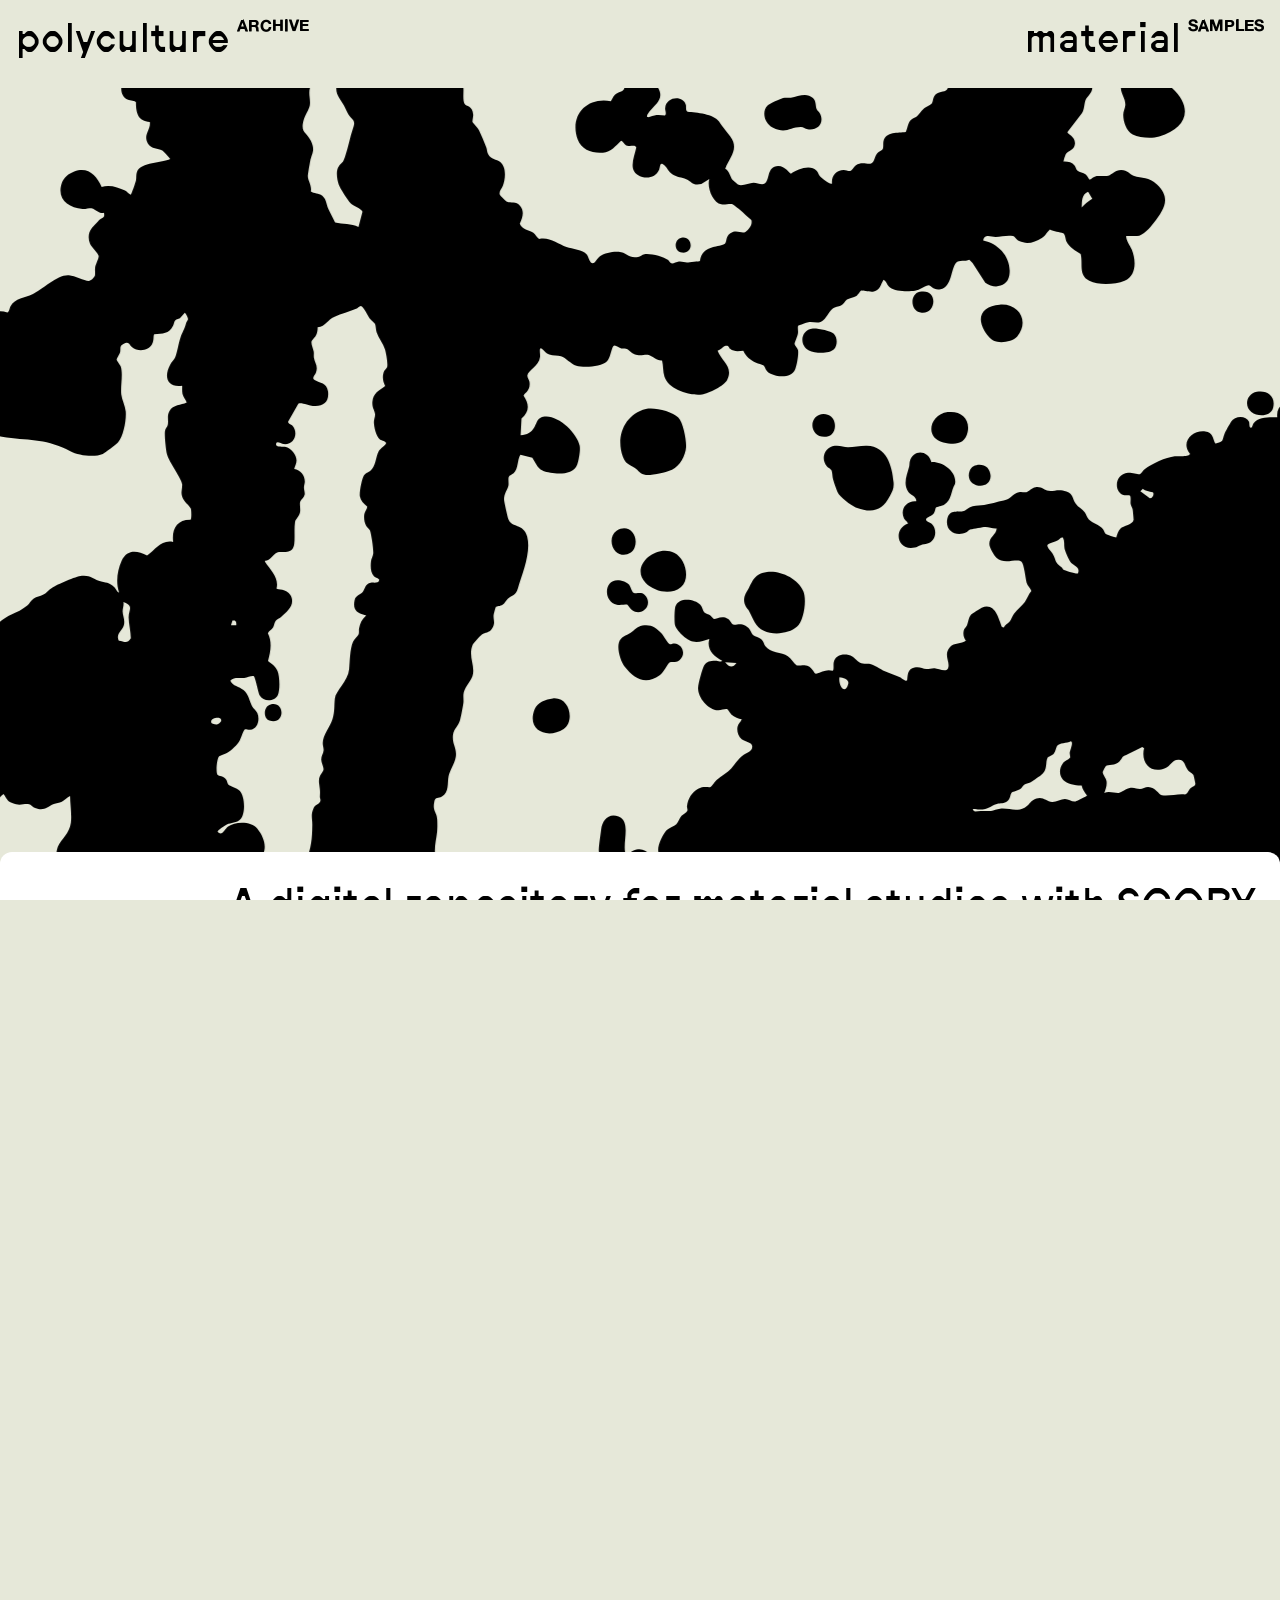
<file: index.html>
<!DOCTYPE html>
<html lang="en">
<head>
  <meta charset="UTF-8" />
  <meta name="viewport" content="width=device-width, initial-scale=1.0" />
  <title>SCOBY Archive — Home</title>
  <link rel="preload" href="fonts/NeurealTrial-Regular.woff" as="font" type="font/woff" crossorigin>
  <link rel="preload" href="fonts/NeurealTrial-Mono.woff" as="font" type="font/woff" crossorigin>
  <link rel="preload" href="fonts/AlteHaasGroteskRegular.woff" as="font" type="font/woff" crossorigin>
  <link rel="preload" href="fonts/AlteHaasGroteskBold.woff" as="font" type="font/woff" crossorigin>
  <link rel="stylesheet" href="style.css" />
</head>
<body class="page-home">
  <!-- Navigation bar -->
  <header class="site-header">
  <nav class="nav-split">
    <a class="nav-pair" href="index.html">
      <span class="big">polyculture</span>
      <span class="label">ARCHIVE</span>
    </a>
    <a class="nav-pair" href="archive.html">
      <span class="big">material</span>
      <span class="label">SAMPLES</span>
    </a>
  </nav>
</header>


  <!-- Hero section -->
 <!-- Full-screen hero (SVG image fills the rest of the viewport under the sticky nav) -->
<section class="hero-full" aria-label="Hero artwork">
  <!-- Put your SVG at img/hero.svg (you can swap to a different path/name) -->
  <img src="img/hero.svg" alt="SCOBY hero artwork" class="hero-img" />
</section>

<!-- Measure the sticky nav and set --nav-h so the hero exactly fills the remainder -->
<script>
  (function () {
    const header = document.querySelector('.site-header');
    const setNavH = () =>
      document.documentElement.style.setProperty('--nav-h', (header?.offsetHeight || 0) + 'px');
    window.addEventListener('load', setNavH, { once: true });
    window.addEventListener('resize', setNavH);
    if (window.ResizeObserver && header) new ResizeObserver(setNavH).observe(header);
  })();
</script>


  <!-- Body section --><!-- Body section (white background), sits ABOVE hero as you scroll -->
<section class="home-body" aria-labelledby="home-body-lede">
  <div class="home-body-inner">
    <!-- Heading paragraph (~48px) with 16.6666% left indent -->
    <p id="home-body-lede" class="home-lede">
      A digital repository for material studies with SCOBY and other biomaterials, preserving a continuous record of experimental practices in bio-based design.
    </p>

    <!-- Body copy (~20px) -->
    <p class="home-copy">
      This collection brings together experimental projects in which students investigated the potential of bacterial cellulose as both a material for design and a subject of research. 
      It serves as a record of creative inquiry, technical discovery, and collaborative learning within the broader field of bio-based design. Under the guidance of Riina Õun and 
      Peter Holtzinger, students were introduced to the fundamentals of cultivating SCOBY (Symbiotic Culture of Bacteria and Yeast) and encouraged to develop hands-on methods for material growth.
    </p>

  <p id="home-body-lede" class="home-lede">
SCOBY, a living symbiotic culture, produces bacterial cellulose as a by-product of fermentation. This cellulose, when harvested and dried, becomes a novel material for experimentation and design.
    </p>

     <!-- Body copy (~20px) -->
    <p class="home-copy">
      The work represented here spans a diverse range of approaches. Students experimented with techniques for cultivating, processing, and manipulating bacterial cellulose, testing its behavior under different conditions and pushing its potential as a material for textiles, accessories, and conceptual design applications. Each experiment reflects both scientific observation and artistic intuition, showing how design education can bridge disciplines in unexpected and meaningful ways.
 </p>

 <p class="home-copy">
      Central to this archive is the documentation of process, material outcomes, and photographic records. Each entry captures the iterative nature of working with SCOBY: the growth cycles, material transformations, and the ways in which environmental variables shape the final result. By making these processes visible, the archive not only highlights individual outcomes but also emphasizes experimentation as an ongoing and open-ended practice.
 </p>
    </div>
</section>


  <!-- Footer -->
<footer class="site-footer">
  <div class="footer-inner">
    <!-- Left column: logo -->
    <div class="footer-col footer-col-logo">
      <img src="img/logo2.svg" alt="Polyculture Logo" class="footer-logo" />
    </div>

    <!-- Right column: text + button -->
    <div class="footer-col footer-col-text">
      <h2 class="footer-heading">A growing archive for biodesign</h2>
      <p class="footer-subheading">
        Polyculture Archive is a project that came about from the course
        Biodesign with SCOBY at the Fashion and Technology department of
        Kunstuniversität Linz.
      </p>
      <a href="#" class="footer-button">Submit a sample</a>
    </div>
  </div>

  <div class="footer-bottom">
  <span class="footer-meta">2025 © Polyculture Archive</span>
  <span class="footer-credit">Design and Development by Julia Schäffler</span>
  <img src="img/kunstuni.png" alt="Kunstuni Logo" class="footer-bottom-logo" />
</div>

</footer>
</body>
</html>
</file>
<file: style.css>
/* ====== FONTS ====== */
@font-face {
  font-family: "Alte Haas Grotesk";
  src: url("fonts/AlteHaasGroteskRegular.woff") format("woff");
  font-weight: 400;
  font-style: normal;
  font-display: swap;
}
@font-face {
  font-family: "Alte Haas Grotesk";
  src: url("fonts/AlteHaasGroteskBold.woff") format("woff");
  font-weight: 700;
  font-style: normal;
  font-display: swap;
}
@font-face {
  font-family: "Neureal Trial";
  src: url("fonts/NeurealTrial-Regular.woff") format("woff");
  font-weight: 400;
  font-style: normal;
  font-display: swap;
}
@font-face {
  font-family: "Neureal Trial Mono";
  src: url("fonts/NeurealTrial-Mono.woff") format("woff");
  font-weight: 400;
  font-style: normal;
  font-display: swap;
}

/* ====== VARIABLES ====== */
:root {
  /* Fonts */
  --font-body: "Alte Haas Grotesk", system-ui, -apple-system, "Segoe UI", Roboto, Arial, sans-serif;
  --font-head: "Neureal Trial", system-ui, -apple-system, "Segoe UI", Roboto, Arial, sans-serif;
  --font-head-mono: "Neureal Trial Mono", ui-monospace, SFMono-Regular, Menlo, Monaco, "Liberation Mono", monospace;

  /* Theme */
  --bg: #E6E8D9;
  --ink: #000000;
  --ink-muted: #333333;
  --ink-invert: #fefbec;
  --accent: #000000;
  --panel: #ffffff;
  --panel-border: #cccccc;
  --intro-bg: #352802;

  /* Layout */
  --radius-sm: 6px;
  --radius-md: 12px;
  --radius-lg: 32px;
  --gap-sm: 0.5rem;
  --gap-md: 1rem;
  --gap-lg: 2rem;

  /* Sticky header height (set by script on home) */
  --nav-h: 0px;

  /* Home lede indent */
  --lede-indent: 16.6666vw;

  /* …existing vars… */
  --nav-h: 0px;         /* set by script */
  --nav-top: 0px;       /* set by script */
  --nav-total: 0px;     /* set by script: offsetTop + offsetHeight */
  --hero-gap: 2rem;     /* exact space between header bottom and hero */


  --hero-gap: 2rem;     /* desired space below header */
  --hero-extra-gap: 1rem; /* ADD this for extra breathing room */

}

@media (max-width: 768px) {
  :root { --lede-indent: 8vw; }
}

/* ====== BASE ====== */
*,
*::before,
*::after { box-sizing: border-box; }

html, body { height: 100%; overflow-x: hidden; }

body {
  font-family: var(--font-body);
  background: var(--bg);
  color: var(--ink);
  margin: 0;
}

.hidden { display: none !important; }

h1, h2, h3 { font-family: var(--font-head); font-weight: 400; }

/* ====== STICKY SPLIT NAV ====== */
.site-header {
  position: sticky;
  top: 10px;
  z-index: 1000;
  background: transparent;
  margin: 0;
  padding: .5rem 1rem;
}

.nav-split {
  display: flex;
  justify-content: space-between;
  align-items: flex-start;
  gap: 1rem;
  width: 100%;
  max-width: 100%;
}

/* Each link = big word + small label on the RIGHT */
.nav-pair {
  display: inline-flex;
  align-items: flex-start;
  gap: 0.4rem;
  text-decoration: none;
  color: var(--ink);
  line-height: 1;
  font-weight: 700;
  white-space: nowrap;
  font-size: clamp(10px, 3.8vw, 40px);
  max-width: 50vw;
  overflow: hidden;
}
.nav-pair .big {
  font-family: var(--font-head);
  font-weight: 400;
  letter-spacing: 0.02em;
}
.nav-pair .label {
  font-family: var(--font-body);
  font-weight: 700;
  font-size: 0.4em;
  line-height: 1;
  text-transform: uppercase;
  transform: translateY(-0.04em);
}
.nav-pair:hover { opacity: 0.3; }

@media (max-width: 480px) {
  .site-header { padding: .4rem .75rem; }
  .nav-pair { font-size: clamp(18px, 6.5vw, 34px); gap: 0.35rem; }
}

/* ====== INTRO (shared) ====== */
.intro {
  display: flex;
  flex-wrap: wrap;
  justify-content: space-between;
  padding: 1.5rem 2rem;
  background-color: var(--intro-bg);
  color: var(--ink-invert);
  gap: var(--gap-lg);
  margin: 1rem;
  border-radius: var(--radius-md);
}
.intro-heading, .intro-description {
  flex: 1 1 45%;
  min-width: 280px;
}
.intro-heading h2 { margin: 0; }
.intro-description p { margin: 0; line-height: 1.6; }

/* ====== HOME PAGE ====== */
/* Full-screen hero under sticky header */
/* HOME: Fixed hero that never moves */
/* Make the hero reserve exactly the visible viewport below the sticky nav */
.page-home .hero-full {
  min-height: calc(100vh - var(--nav-h) - var(--hero-gap));
  margin: 0;
  border: 0;
  padding: 1rem;
  position: relative;
  z-index: -1;
  overflow: visible;
}

/* Fixed hero layer that stops at the bottom of the viewport */
.page-home .hero-full::before {
  content: "";
  position: fixed;
  left: 0;
  top: calc(var(--nav-h) + var(--hero-gap));           /* uses --nav-h (set by your script) */
  width: 100vw;
  height: calc(100vh - var(--nav-h) - var(--hero-gap));/* capped to viewport */
  background: url("img/hero.svg") center / cover no-repeat;
  border-radius: var(--radius-md);
  pointer-events: none;
  z-index: 0; /* keep it behind content/footer */
}



/* If the inline <img> is still present, hide it (we're using ::before now) */
.hero-full .hero-img { display: none !important; }

/* Body should scroll OVER the fixed hero */
.page-home .home-body {
  position: relative;
  z-index: 3;         /* above the hero’s fixed layer */
  background: #fff;
  margin: -1rem 0 0 0; /* preserves your overlap */
}

.hero-full .hero-img {
  width: 100%;
  height: 100%;
  display: block;
  object-fit: cover;
  border-radius: var(--radius-md);
}

/* Home: Body section */
.page-home .home-body {
  position: relative;
  z-index: 2;
  background: #fff;
  margin: -1rem 0 0 0;
  padding: clamp(1rem, 2vw, 2rem) 1rem 2.5rem;
  border-radius: var(--radius-md) var(--radius-md) 0 0;
}


.home-lede {
  font-family: "Neureal Trial", "Neureal Trial Mono", system-ui, sans-serif;
  font-weight: 400;
  font-size: clamp(28px, 3.4vw, 48px);
  line-height: 1.15;
  margin: 0 0 2rem 0;
  padding-left: var(--lede-indent);
}
.home-copy {
  font-family: var(--font-body);
  font-size: clamp(18px, 1.6vw, 20px);
  line-height: 1.2;
  margin: 2rem;
  max-width: 1000lvh;
  padding-left: calc(2 * var(--lede-indent));
}

@media (max-width: 768px) {
  .page-home .home-body { margin-top: -0.75rem; padding: 1rem; }
  .home-lede, .home-copy { padding-left: 8%; margin-left: 8%; }
}

/* ====== ARCHIVE PAGE ====== */
.cover { margin: 0 1rem; }

/* Filters */
.filters { margin: 20px 1rem; }
.filter-btn {
  padding: 8px 12px;
  border-radius: 20px;
  border: 1px solid var(--accent);
  background: none;
  cursor: pointer;
  color: var(--accent);
  margin-right: 10px;
}
.filter-btn.active {
  background-color: var(--accent);
  color: var(--ink-invert);
}

/* Layout (Gallery + Card) */
.layout {
  display: flex;
  flex-wrap: wrap;
  align-items: flex-start;
  gap: var(--gap-md);
  margin: 1rem auto;
  width: 100%;
}

.gallery {
  display: grid;
  grid-template-columns: repeat(6, 1fr);
  gap: 2rem;
  flex: 1 1 100%;
}
.gallery img {
  min-width: 80px;
  width: 100%;
  aspect-ratio: 1 / 1;
  object-fit: contain;
  cursor: pointer;
  border-radius: var(--radius-sm);
  transition: transform 0.2s ease;
}
.gallery img:hover { transform: scale(1.05); }

/* Card (hidden by default) */
.card {
  flex: 1 1 66.66%;
  display: none;
  flex-direction: column;
  padding: 1rem;
  border-radius: var(--radius-md);
  border: 1px solid var(--panel-border);
  background-color: var(--panel);
}
.card.active {
  display: flex;
  margin: 0 1rem;
}
.card-header {
  display: flex;
  justify-content: flex-end;
  align-items: center;
  width: 100%;
}
.close-btn {
  font-size: 1.5rem;
  background: none;
  border: none;
  color: #352802;
  cursor: pointer;
  padding: 0;
  margin-left: auto;
}
.card-content {
  display: flex;
  flex-direction: row;
  gap: 2rem;
  width: 100%;
}
.card-left, .card-right { flex: 1 1 50%; }
.card-right {
  display: flex;
  flex-direction: column;
  gap: .5rem;
}
.card-right h2 { margin: 0; }

.tags { margin: 10px 0; }
.tags span {
  background: var(--accent);
  color: #fff;
  padding: 4px 8px;
  margin-right: 6px;
  border-radius: 12px;
  font-size: 12px;
}
.divider {
  border: none;
  border-top: 1px solid var(--panel-border);
  margin: 1rem 0;
}
.recipe { white-space: pre-wrap; font-size: 14px; }
.images { display: flex; flex-direction: column; gap: 1rem; }
.sample-img { width: 100%; border-radius: var(--radius-sm); }

/* When card is open, tighten the gallery */
.layout.card-open .gallery {
  flex: 1 1 33%;
  grid-template-columns: repeat(3, 1fr);
}

/* Put the details card ABOVE the gallery on archive when open */
.page-archive .layout.card-open .card {
  order: -1;            /* move before the gallery */
  flex: 1 1 100%;       /* take full row so it sits on its own line */
  width: 100%;
  margin: 0 1rem 1rem;  /* small space below the card */
}
.page-archive .layout.card-open .gallery {
  order: 0;             /* gallery follows the card */
  flex: 1 1 100%; 
  grid-template-columns: repeat(6, 1fr);      /* keep the grid below, full width */
  /* keep your existing “tightened” grid if you like: 
     grid-template-columns: repeat(3, 1fr);
     (You already set this earlier for .layout.card-open .gallery) */
}

/* === Archive: card opens to the RIGHT, spans 4/6; gallery wraps around === */
.page-archive .layout.card-open {
  /* switch the parent to a 6-col grid so the card can sit with thumbs */
  display: grid;
  grid-template-columns: repeat(6, 1fr);
  gap: 2rem; /* matches your .gallery gap */
  align-items: start;
}

/* Promote gallery children into the parent grid while card is open */
.page-archive .layout.card-open .gallery {
  display: contents;               /* thumbs become direct grid items */
  grid-template-columns: none !important; /* override the "3 columns" rule */
  flex: none;                      /* ignore flex sizing while we're in grid mode */
}

/* Place the card in the top-right, spanning 4 of the 6 columns */
.page-archive .layout.card-open .card {
  order: -1;                       /* place before thumbs for auto-placement */
  grid-column: 3 / span 4;         /* columns 3-6 (right 4/6) */
  grid-row: 1;                     /* top row */
  align-self: start;
  display: flex;                   /* keep your internal flex layout */
  margin: 0;                       /* let the grid gap control spacing */
  width: 100%;
}

/* Keep thumbnails behaving normally as grid items */
.page-archive .layout.card-open .gallery img {
  width: 100%;
  aspect-ratio: 1 / 1;
  object-fit: contain;
  border-radius: var(--radius-sm);
  cursor: pointer;
}



/* Mobile: fall back to stacking */
@media (max-width: 768px) {
  .page-archive .layout.card-open {
    display: block;                /* back to normal flow on small screens */
  }
  .page-archive .layout.card-open .gallery {
    display: grid;                 /* restore its own grid */
    grid-template-columns: repeat(auto-fill, minmax(100px, 1fr));
  }
  .page-archive .layout.card-open .card {
    order: 0;
    margin: 1rem 0;
    grid-column: auto;
    grid-row: auto;
  }
}




/* ====== FOOTER ====== */
/* ====== FOOTER (pulled-over panel) ====== */
.site-footer {
  position: relative;
  z-index: 3;                              /* above hero/background */
  background: var(--panel);                /* white panel, matches your body */
  margin: -1rem 0 0 0;                     /* pull OVER the previous section */
  padding: 2.5rem 1rem;
  border-radius: var(--radius-md) var(--radius-md) 0 0;  /* rounded top corners */
  background: var(--bg);
}

/* Footer pulled-over panel (same behavior as home body panel) */
.site-footer {
  position: relative;
  z-index: 3;                         /* above hero/background, like .home-body */
  background: var(--panel);           /* white panel */
  margin: -1rem 0 0 0;                /* pull OVER previous section */
  padding: 2.5rem 1rem;
  border-radius: var(--radius-md) var(--radius-md) 0 0; /* rounded top corners */
  isolation: isolate;                 /* ensure it paints above fixed layers */
  background: var(--bg);
}


/* keep your existing inner layout/styles below this line */


.footer-inner {
  display: grid;
  grid-template-columns: 1fr 2fr; /* left: logo, right: text */
  gap: 4rem;
  align-items: start;
  
  margin: 0 auto;
}

.footer-col-logo {
  display: flex;
  align-items: flex-start;
}
.footer-logo {
  width: 100%;
  
  height: auto;
}

.footer-col-text {
  display: flex;
  flex-direction: column;
  align-items: flex-start;   /* ensure children hug left edge */
  gap: 3rem;
}

.footer-heading {
  font-family: var(--font-body);
  font-weight: 400;
  font-size: clamp(3.5rem, 4vw, 3.5rem); /* large responsive size */
  line-height: 1.2;
  margin: 0;
  max-width: 15ch;
}

.footer-subheading {
  font-family: var(--font-body);
  font-size: 1.5rem;
  line-height: 1.4;
  margin: 0;
  max-width: 70ch;
}

.footer-button {
 display: inline-block;      /* hug its content */
  align-self: flex-start;     /* don’t stretch with flex parent */
  background: #fff;
  color: #000;
  padding: 0.5rem 2rem;       /* ~.5rem vertical, 1rem horizontal */
  border: 0px solid #000;
  border-radius: var(--radius-lg);
  font-family: var(--font-body);
  font-weight: 700;
  text-decoration: none;
  transition: background 0.2s, color 0.2s;
}
.footer-button:hover {
  background: #000;
  color: #fff;
}

/* ====== FOOTER BOTTOM ROW ====== */
.footer-bottom {
  display: flex;
  justify-content: space-between; /* even spacing between items */
  align-items: center;
  width: 100%;
  padding-top: 2rem;   /* less spacing above */
  font-size: 0.75rem;  /* smaller text */
  color: var(--ink-muted);
}

.footer-bottom-logo {
  height: 20px;  /* smaller logo */
  width: auto;
}



/* Stack neatly on small screens */
@media (max-width: 600px) {
  .footer-bottom {
    flex-direction: column;
    gap: 0.5rem;
    text-align: center;
  }
}



/* Stack columns on small screens */
@media (max-width: 560px) {
  .footer-inner {
    grid-template-columns: 1fr;
    text-align: left;
  }
  .footer-col-logo {
    justify-content: flex-start;
  }
}




/* ====== BREAKPOINTS ====== */
@media (max-width: 1200px) {
  .gallery { grid-template-columns: repeat(4, 1fr); }
}
@media (max-width: 900px) {
  .gallery { grid-template-columns: repeat(3, 1fr); gap: 1.25rem; }
}
@media (max-width: 768px) {
  .layout { flex-direction: column; }
  .gallery { order: 2; }
  .card { order: 1; }
  .layout.card-open .gallery {
    flex: 1 1 100%;
    grid-template-columns: repeat(auto-fill, minmax(100px, 1fr));
  }
  .card-content { flex-direction: column; }
  .card-left, .card-right { flex: 1 1 100%; }
  .card-left { order: 2; }
  .card-right { order: 1; }
}
</file>
